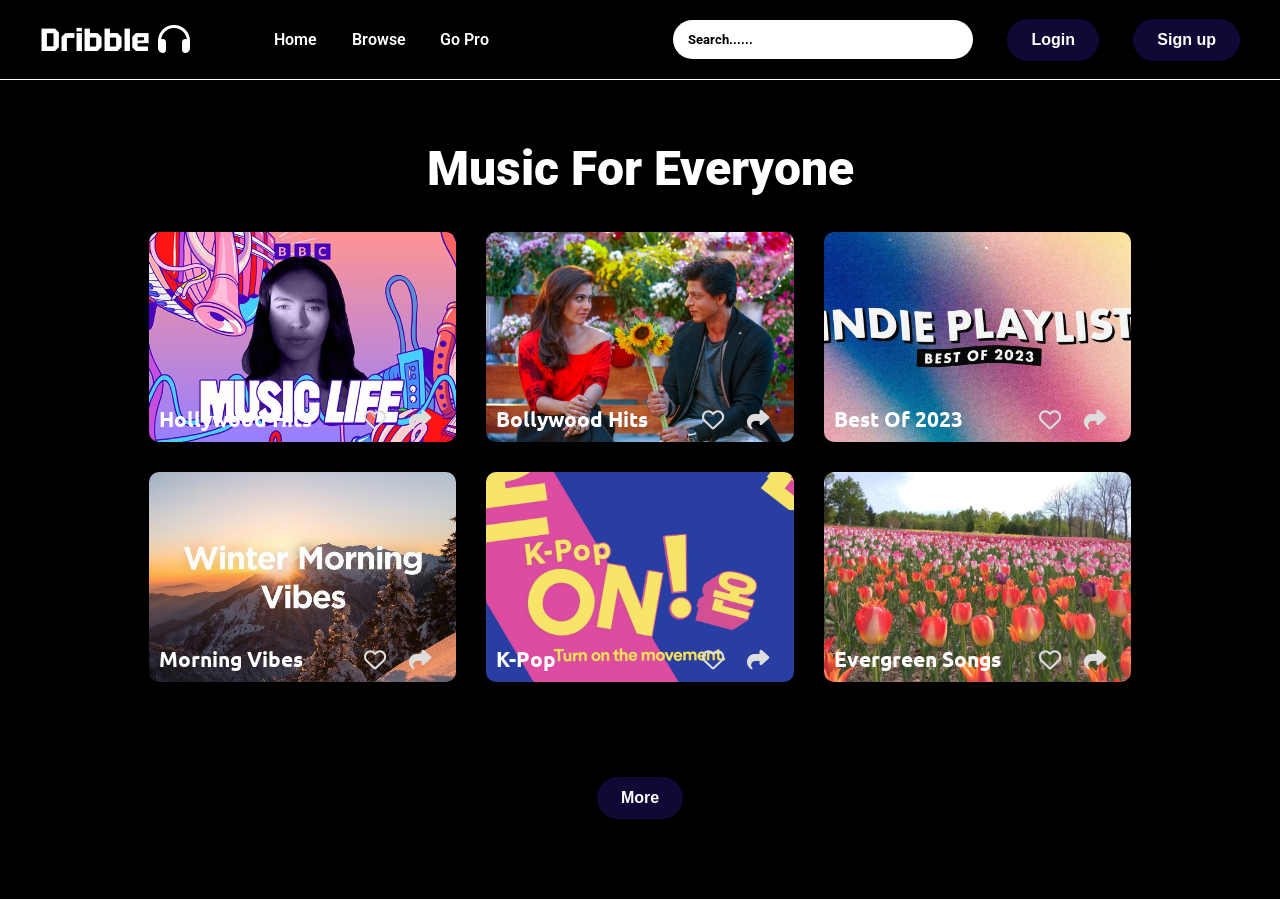
<file: index.html>
<!DOCTYPE html>
<html lang="en">
<head>
    <meta charset="UTF-8">
    <meta name="viewport" content="width=device-width, initial-scale=1.0">
    <link rel="stylesheet" href="styles.css">
    <link rel="stylesheet" href="https://cdnjs.cloudflare.com/ajax/libs/font-awesome/6.5.1/css/all.min.css">
    <link href="https://fonts.googleapis.com/css2?family=Tektur&display=swap" rel="stylesheet">
    <link href="https://fonts.googleapis.com/css2?family=Roboto:wght@100&display=swap" rel="stylesheet">
    <link href="https://fonts.googleapis.com/css2?family=Ubuntu:wght@300&display=swap" rel="stylesheet">
    <title>Document</title>
</head>
<body>
    <div class="wrapper">
        <div class="navbar">
            <h4>Dribble <i class="fa-solid fa-headphones"></i></h3>
            <p class="list1">Home</p>
            <p class="list1">Browse</p>
            <p class="list1">Go Pro</p>
            <input id="searchbar" type="text" placeholder="Search......">
            <button class="b1">Login</button>
            <button class="b2">Sign up</button>
        </div>

        <div class="herosection">
            <p id="herohead">Music For Everyone</p>
            <div class="playlist">
                <figure class="card">
                    <img src="./images/pop.jpg" alt="1">
                    <div class="icons"><i id="i1" class="fa-regular fa-heart"></i> <i id="i2" class="fa-solid fa-share"></i>
                    </div>
                    <figcaption>Hollywood Hits</figcaption>
                </figure>

                <figure class="card">
                    <img src="./images/bollywoodhits.jpg" alt="2">
                    <div class="icons"><i id="i1" class="fa-regular fa-heart"></i>  <i id="i2" class="fa-solid fa-share"></i>
                    </div>
                    <figcaption>Bollywood Hits</figcaption>
                </figure>

                <figure class="card">
                    <img src="./images/bestof2023.jpg" alt="3">
                    <div class="icons"><i id="i1" class="fa-regular fa-heart"></i> <i id="i2" class="fa-solid fa-share"></i>
                    </div>
                    <figcaption>Best Of 2023</figcaption>
                </figure>

                <figure class="card">
                    <img src="./images/morning.jpg" alt="4">
                    <div class="icons"><i id="i1" class="fa-regular fa-heart"></i> <i id="i2" class="fa-solid fa-share"></i>
                    </div>
                    <figcaption>Morning Vibes</figcaption>
                </figure>

                <figure class="card">
                    <img src="images/kpop.jpg" alt="5">
                    <div class="icons"><i id="i1" class="fa-regular fa-heart"></i> <i id="i2" class="fa-solid fa-share"></i>
                    </div>
                    <figcaption>K-Pop</figcaption>
                </figure>

                <figure class="card">
                    <img src="./images/evergreen.webp" alt="6">
                    <div class="icons"><i id="i1" class="fa-regular fa-heart"></i> <i id="i2" class="fa-solid fa-share"></i>
                    </div>
                    <figcaption>Evergreen Songs</figcaption>
                </figure>
            </div>
        </div>

        <div class="morebutton">
            <button class="b3">More</button>
        </div>

        <div class="footer">
            <p>2024 Your Website Name. All Rights Reserved.</p>
        </div>

    </div>
</body>
</html>
</file>
<file: styles.css>
*{
    padding: 0;
    margin: 0;
    box-sizing: border-box;
}

.wrapper{
    height: 100vh;
    width: 100vw;
    overflow-x: hidden;
    background-color: black;
    font-family: 'Roboto', sans-serif;
    font-weight: 600;
    color: white;
}

.navbar{
    height: 5rem;   
    display: flex;
    justify-content: space-between;
    align-items: center;
    border-bottom: 1px solid white;

}

.list1{
    cursor: pointer;
}

.list1:hover{
    text-decoration: underline;
}

h4{
    margin-left: 40px;
    margin-right: 50px;
    font-family: 'Tektur', sans-serif;
    font-size: 2rem;
}

.b2{
    padding: 12px 24px;
    font-size: 16px;
    font-weight: bold;
    text-align: center;
    text-decoration: none;
    background-color: #110a3af1;
    color: #ffffff;
    border-radius: 25px;
    border:none; 
    transition: background-color 0.3s;
    cursor: pointer;
    margin-right: 40px;
}


.b1{
    padding: 12px 24px;
    font-size: 16px;
    font-weight: bold;
    text-align: center;
    text-decoration: none;
    background-color: #110a3af1;
    color: #ffffff;
    border-radius: 25px;
    border:none; 
    transition: background-color 0.3s;
    cursor: pointer;
}

#searchbar{
    margin-left: 150px;
    height: 50%;
    width: 300px;
    border-radius: 25px;
    border: none;
    font-family: 'Roboto', sans-serif;
}

#searchbar::placeholder{
    position: relative;
    left: 15px;
    font-family: 'Roboto', sans-serif;
    color: black;
    font-weight: bolder;
}
  
#searchbar:hover{
    background-color: rgb(219, 219, 219);
    transition: 0.3s;
}  

.b1:hover{
    background-color: #251966f1;
    transition: 0.7s;

}

.b2:hover{
    background-color: #251966f1;
    transition: 0.7s;

}

#herohead{
    display: flex;
    justify-content: center;
    font-size: 3rem;
    font-weight: 1000;
    margin-top:60px;
    margin-bottom: 20px;
}

.playlist{
    display: flex;
    flex-wrap: wrap;
    justify-content: center;
    align-items: center;
}

.card{
    width: 24%;
    height: 210px;
    position: relative;
    border-radius: 10px;
    margin: 15px;
    overflow: hidden;
}

.card img{
    height: 100%;
    width: 100%;
    object-fit: cover;
}

.icons{
    position: absolute;
    right: 25px;
    bottom: 9px;
    font-size: 1.4rem;
    color: #dddddd;
}

#i2{
    margin-left: 18px;
}

.card img:hover{
    transition: 0.7s;
    transform: scale(1.04);
    opacity: 0.4;
}

.b3{
    padding: 12px 24px;
    font-size: 16px;
    font-weight: bold;
    text-align: center;
    text-decoration: none;
    background-color: #110a3af1;
    color: #ffffff;
    border-radius: 25px;
    border:none; 
    transition: background-color 0.3s;
    cursor: pointer;
    margin: 80px;
}

.b3:hover{
    background-color: #251966f1;
    transition: 0.7s;

}

.morebutton{
    display: flex;
    justify-content: center;
    border-bottom: 1px solid white;
}

.card figcaption{
    position: absolute;
    left: -10px;
    bottom: 15px;
    font-size: 1.3rem;
    color: #dddddd;
    height: 20%;
    width: 100%;
    color: white;
    padding: 20px;
    font-family: 'Ubuntu', sans-serif;
}

.footer {
    text-align: center;
    padding: 20px;
    bottom: 0;
    width: 100%;
}
</file>
